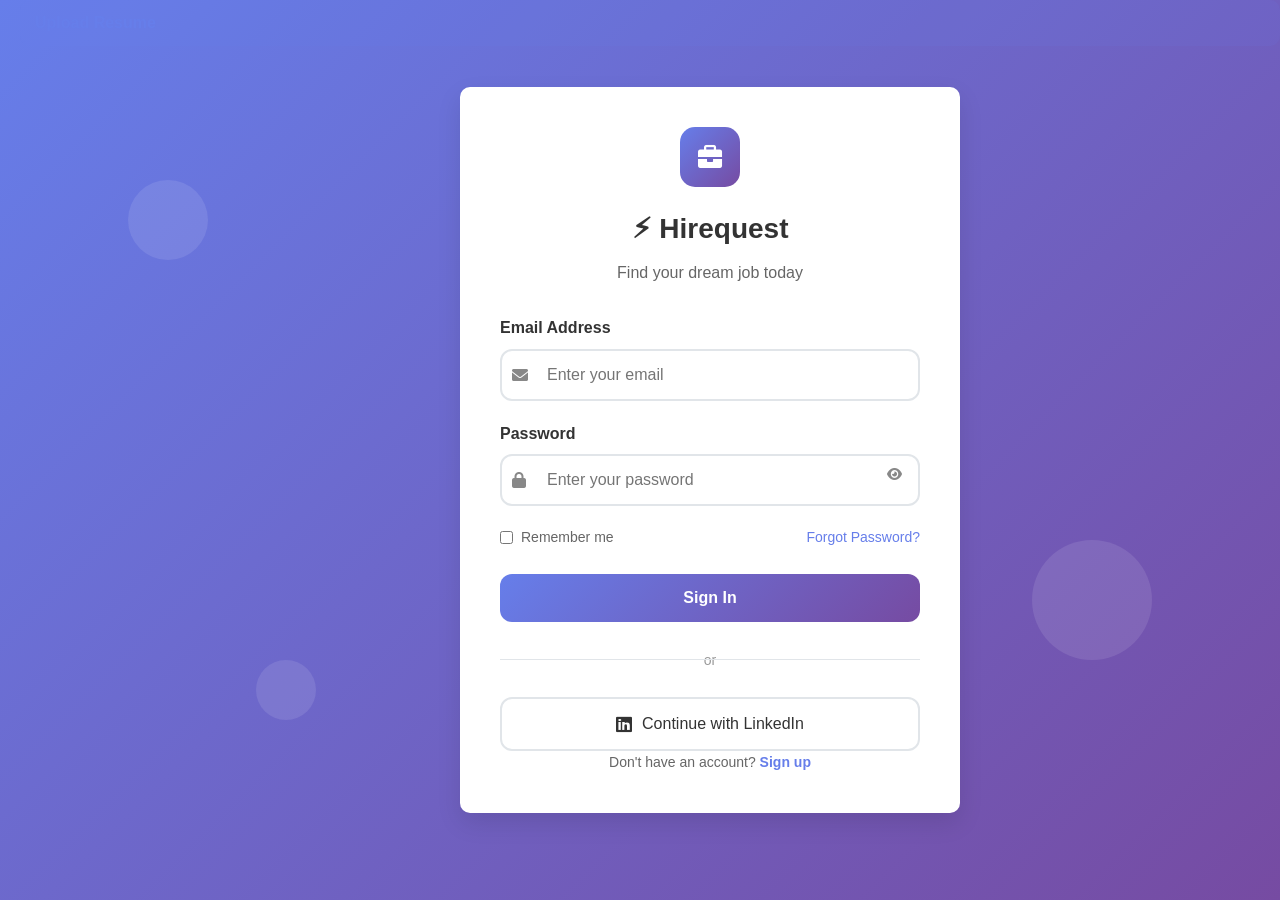
<file: index.html>
<!DOCTYPE html>
<html lang="en">
<head>
   <script src="https://accounts.google.com/gsi/client" async defer></script>
  <meta charset="UTF-8">
  <meta name="viewport" content="width=device-width, initial-scale=1.0">
  <title>Hirequest-Login</title>
  <link rel="icon"href="thunder-icon-emoji-vector.jpg" type="image/jpeg">
  <link rel="stylesheet" href="styles.css">
  <link href="https://cdnjs.cloudflare.com/ajax/libs/font-awesome/6.0.0/css/all.min.css" rel="stylesheet">
</head>
<body class="login-page">
    <!-- Animated Background -->
    <div class="background-animation">
        <div class="floating-shape shape-1"></div>
        <div class="floating-shape shape-2"></div>
        <div class="floating-shape shape-3"></div>
        <div class="floating-shape shape-4"></div>
        <div class="floating-shape shape-5"></div>
        <a href="singup.html"></a>
         <a href="resume.html" class="nav-link active">Upload Resume</a>
    </div>
    <!-- Login Container -->
    <div class="login-container">
        <div class="login-card">
            <!-- Header -->
            <div class="login-header">
                <div class="logo">
                    <i class="fas fa-briefcase"></i>
                </div>
                <h1>⚡︎ Hirequest</h1>
                <p>Find your dream job today</p>
            </div>
            <!-- Login Form -->
            <form id="loginForm" class="login-form">
                <div class="form-group">
                    <label for="email">Email Address</label>
                    <div class="input-wrapper">
                        <i class="fas fa-envelope"></i>
                        <input type="email" id="email" placeholder="Enter your email" required>
                    </div>
                </div>
                <div class="form-group">
                    <label for="password">Password</label>
                    <div class="input-wrapper">
                        <i class="fas fa-lock"></i>
                        <input type="password" id="password" placeholder="Enter your password" required>
                        <button type="button" class="toggle-password" onclick="togglePassword()">
                            <i class="fas fa-eye" id="toggleIcon"></i>
                        </button>
                    </div>
                </div>
                <div class="form-options">
                    <label class="checkbox-container">
                        <input type="checkbox" id="rememberMe">
                        <span class="checkmark"></span>
                        Remember me
                    </label>
                    <a href="#" class="forgot-password">Forgot Password?</a>
                </div>
                <button type="submit" class="login-btn" id="loginBtn">
                    <span class="btn-text">Sign In</span>
                    <div class="loading-spinner" style="display: none;">
                        <i class="fas fa-spinner fa-spin"></i>
                    </div>
                </button>
                <div class="divider">
                    <span>or</span>
                </div>
    <div id="g_id_onload" class="yuva"
     data-client_id="YOUR_GOOGLE_CLIENT_ID"
     data-context="signin"
     data-ux_mode="popup"
     data-callback="handleCredentialResponse"
     data-auto_prompt="false">
</div>
<div class="g_id_signin"
     data-type="standard"
     data-shape="rectangular"
     data-theme="outline"
     data-text="continue_with"
     data-size="large"
     data-logo_alignment="left">
</div>
               <a href="linkendin.html" class="social-btn linkedin-btn">
    <i class="fab fa-linkedin" ></i> Continue with LinkedIn
</a>
                <p class="signup-link"> Don't have an account? <a href="singup.html">Sign up</a></p>
            </form>
        </div>
    </div>
    <script src="script.js"></script>
    <script>
  function handleCredentialResponse(response) {
    const jwt = response.credential;
    console.log("JWT Token:", jwt);

    // Decode token (optional)
    const base64Url = jwt.split('.')[1];
    const base64 = base64Url.replace(/-/g, '+').replace(/_/g, '/');
    const jsonPayload = decodeURIComponent(window.atob(base64).split('').map(function(c) {
        return '%' + ('00' + c.charCodeAt(0).toString(16)).slice(-2);
    }).join(''));

    const user = JSON.parse(jsonPayload);
    console.log("User Info:", user);

    alert(`Welcome, ${user.name}`);
    // Now you can store user info or send it to your server
  }
</script>
<script>
  function handleCredentialResponse(response) {
    const jwt = response.credential;

    // Decode (optional)
    const base64Url = jwt.split('.')[1];
    const base64 = base64Url.replace(/-/g, '+').replace(/_/g, '/');
    const jsonPayload = decodeURIComponent(window.atob(base64).split('').map(function(c) {
        return '%' + ('00' + c.charCodeAt(0).toString(16)).slice(-2);
    }).join(''));

    const user = JSON.parse(jsonPayload);
    alert(`Welcome ${user.name}`);
    console.log("User:", user);
  }
</script>

<script src="https://accounts.google.com/gsi/client" async defer></script>

</body>
</html>
</file>
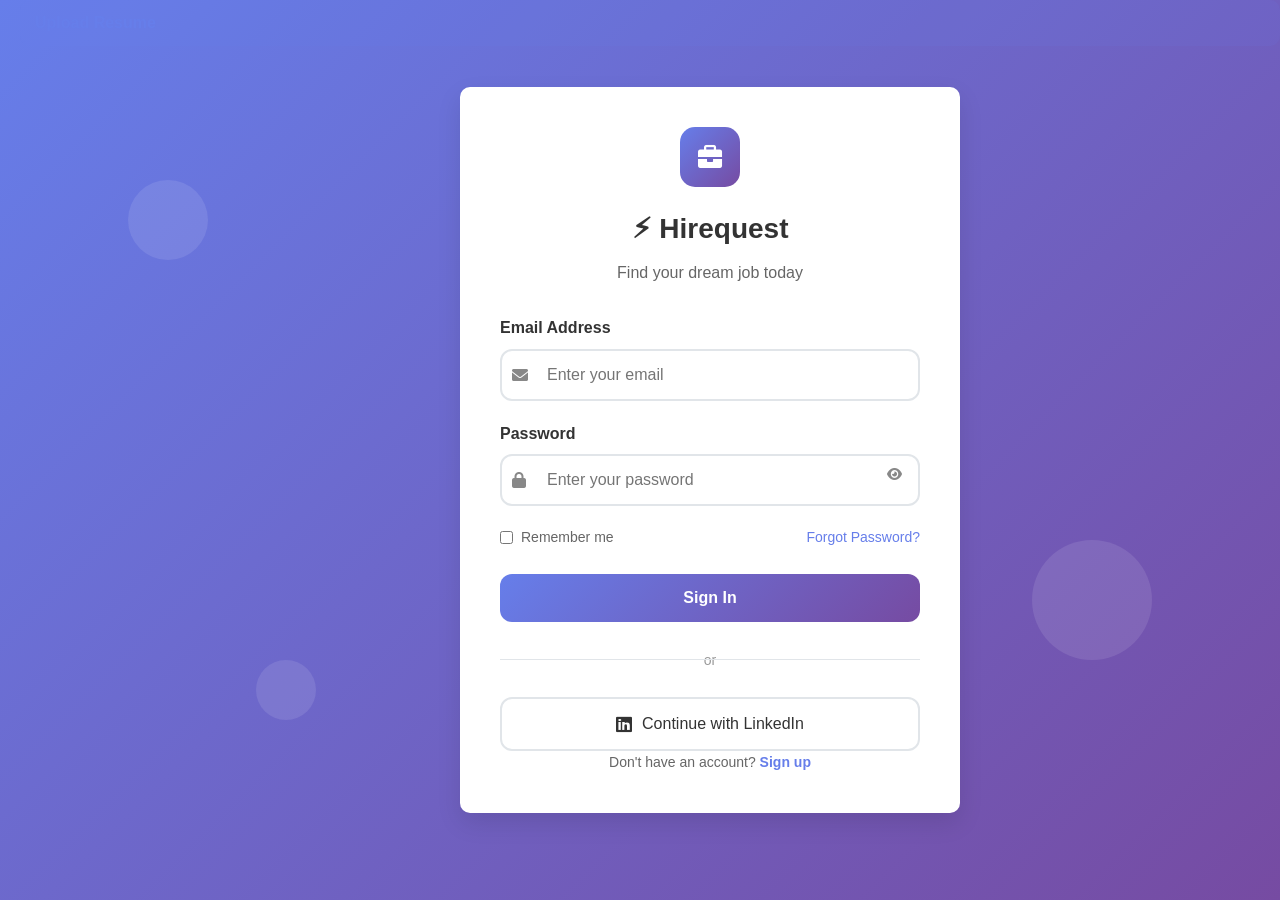
<file: dashboard.html>
<!DOCTYPE html>
<html lang="en">
<head>
    <meta charset="UTF-8">
    <meta name="viewport" content="width=device-width, initial-scale=1.0">
    <title>Hirequest</title>
    <link rel="stylesheet" href="styles.css">
    <link rel="icon"href="thunder-icon-emoji-vector.jpg" type="image/jpeg">
    <link href="https://cdnjs.cloudflare.com/ajax/libs/font-awesome/6.0.0/css/all.min.css" rel="stylesheet">
</head>
<body class="dashboard-page">
    <!-- Navigation -->
    <nav class="navbar">
        <div class="nav-container">
            <div class="nav-logo">
                <i class="fas fa-briefcase"></i>
                <span> ⚡︎ Hirequest</span>
            </div>
            <div class="nav-menu" id="nav-Menu">
                <a href="#" class="nav-link active" data-section="home">
                    <i class="fas fa-home"></i>
                    <span>Home</span>
                </a>
                <a href="#" class="nav-link" data-section="jobs">
                    <i class="fas fa-briefcase"></i>
                    <span>Jobs</span>
                </a>
                <a href="#" class="nav-link" data-section="location">
                    <i class="fas fa-map-marker-alt"></i>
                    <span>Location</span>
                </a>
                <a href="#" class="nav-link" data-section="skills">
                    <i class="fas fa-bolt"></i>
                    <span>Skills</span>
                </a>
                <a href="#" class="nav-link" data-section="companies">
                    <i class="fas fa-building"></i>
                    <span>Companies</span>
                </a>
                <a href="resume.html" class="yum" data-section="">📄resume</a>
            </div>
            <div class="nav-profile">
                <div class="profile-dropdown">
                    <button class="profile-btn" onclick="toggleProfileDropdown()">
                        <i class="fas fa-user"></i>
                        <span>Profile</span>
                        <i class="fas fa-chevron-down"></i>
                    </button>
                    
                    <div class="dropdown-menu" id="profileDropdown">
                        <div class="dropdown-header">
                            <p>Signed in as</p>
                            <p id="userEmail">user@example.com</p>
                        </div>
                        <a href="setting.html" class="dropdown-item">
                            <i class="fas fa-cog"></i>
                            Settings
                        </a>
                        <a href="myapplication.html" class="dropdown-item">
                            <i class="fas fa-file-alt"></i>
                            My Applications
                        </a>
                        
                        <a href="savedjobs.html" class="dropdown-item"><i class="fas fa-heart"></i> Saved Jobs</a>
                        <hr>
                        <a href="#" class="dropdown-item logout" onclick="logout()">
                            <i class="fas fa-sign-out-alt"></i>
                            Logout
                        </a>
                    </div>
                </div>
            </div>
            <div class="mobile-menu-toggle" onclick="toggleMobileMenu()">
                <i class="fas fa-bars"></i>
            </div>
        </div>
    </nav>
      
    <!-- Main Content -->
    <main class="main-content"> 
        <!-- Home Section -->
        <section id="home" class="content-section active">
            <!-- Hero Section -->
            <div class="hero-section">
                <div class="hero-content">
                    <h1>Find Your Dream Job</h1>
                    <p>Discover thousands of opportunities from top companies worldwide</p>
                    <div class="search-bar">
                        <div class="search-input">
                            <i class="fas fa-search"></i>
                            <input type="text" placeholder="Job title, keywords, or company" id="searchInput">
                        </div>
                        <button class="search-btn">Search</button>
                    </div>
                </div>
            </div>
            <!-- Stats Section -->
            <div class="stats-section">
                <div class="stat-card">
                    <i class="fas fa-briefcase"></i>
                    <h3>10,000+</h3>
                    <p>Active Jobs</p>
                </div>
                <div class="stat-card">
                    <i class="fas fa-building"></i>
                    <h3>5,000+</h3>
                    <p>Companies</p>
                </div>
                <div class="stat-card">
                    <i class="fas fa-users"></i>
                    <h3>50,000+</h3>
                    <p>Job Seekers</p>
                </div>
                <div class="stat-card">
                    <i class="fas fa-star"></i>
                    <h3>95%</h3>
                    <p>Success Rate</p>
                </div>
            </div>
            <!-- Featured Jobs -->
            <div class="featured-jobs">
                <h2>Featured Jobs</h2>
                <div class="jobs-grid" id="featuredJobsGrid">
                    <!-- Jobs will be populated by JavaScript -->
                </div>
            </div>
        </section>
        <!-- Jobs Section -->
        <section id="jobs" class="content-section">
            <div class="section-header">
                <h1>All Jobs</h1>
                <div class="section-controls">
                    <button class="filter-btn">
                        <i class="fas fa-filter"></i>
                        Filters
                    </button>
                    <select class="sort-select">
                        <option>Sort by: Newest</option>
                        <option>Sort by: Salary</option>
                        <option>Sort by: Relevance</option>
                    </select>
                </div>
            </div>
            <div class="jobs-grid" id="allJobsGrid">
                <!-- Jobs will be populated by JavaScript -->
            </div>
        </section>
        <!-- Location Section -->
        <section id="location" class="content-section">
            <h1>Jobs by Location</h1>
            <div class="location-grid">
                <div class="location-card">
                    <div class="location-emoji"></div>
                    <h3>India</h3>
                    <p>21,000+ jobs available</p>
                    <div class="location-stats">
                        <span>Avg Salary: ₹95k</span>
                        <span>Top: Tech, Finance</span>
                    </div>
                </div>
                <div class="location-card">
                    <div class="location-emoji">🌉</div>
                    <h3>America</h3>
                    <p>3,200+ jobs available</p>
                    <div class="location-stats">
                        <span>Avg Salary: ₹120k</span>
                        <span>Top: Tech, Startups</span>
                    </div>
                </div>
                <div class="location-card">
                    <div class="location-emoji">🗽</div>
                    <h3>New york</h3>
                    <p>1,800+ jobs available</p>
                    <div class="location-stats">
                        <span>Avg Salary: ₹85k</span>
                        <span>Top: Tech, Marketing</span>
                    </div>
                </div>
                <div class="location-card">
                    <div class="location-emoji">🏛️</div>
                    <h3>London</h3>
                    <p>1,500+ jobs available</p>
                    <div class="location-stats">
                        <span>Avg Salary: ₹65k</span>
                        <span>Top: Finance, Tech</span>
                    </div>
                </div>
            </div>
        </section>
        <!-- Skills Section -->
        <section id="skills" class="content-section">
            <h1>Skills in Demand</h1>
            <div class="skills-grid">
                <div class="skill-category">
                    <h3><span class="skill-emoji">💻</span> Programming</h3>
                    <div class="skill-tags">
                        <span class="skill-tag">JavaScript</span>
                        <span class="skill-tag">Python</span>
                        <span class="skill-tag">React</span>
                        <span class="skill-tag">Node.js</span>
                        <span class="skill-tag">Java</span>
                    </div>
                </div>
                <div class="skill-category">
                    <h3><span class="skill-emoji">🎨</span> Design</h3>
                    <div class="skill-tags">
                        <span class="skill-tag">UI/UX Design</span>
                        <span class="skill-tag">Figma</span>
                        <span class="skill-tag">Adobe Creative Suite</span>
                        <span class="skill-tag">Sketch</span>
                    </div>
                </div>
                <div class="skill-category">
                    <h3><span class="skill-emoji">📊</span> Data</h3>
                    <div class="skill-tags">
                        <span class="skill-tag">Machine Learning</span>
                        <span class="skill-tag">SQL</span>
                        <span class="skill-tag">Python</span>
                        <span class="skill-tag">Tableau</span>
                        <span class="skill-tag">R</span>
                    </div>
                </div>
                <div class="skill-category">
                    <h3><span class="skill-emoji">📱</span> Marketing</h3>
                    <div class="skill-tags">
                        <span class="skill-tag">Digital Marketing</span>
                        <span class="skill-tag">SEO</span>
                        <span class="skill-tag">Social Media</span>
                        <span class="skill-tag">Analytics</span>
                    </div>
                </div>
            </div>
        </section>
        <!-- Companies Section -->
        <section id="companies" class="content-section">
            <h1>Top Companies</h1>
            <div class="companies-grid">
                <div class="company-card">
                    <div class="company-emoji">🚀</div>
                    <h3>TechCorp</h3>
                    <p>Tata Consultancy Services (TCS)</p>
                    <div class="company-stats">
                        <span>150+ jobs</span>
                        <span>4.8★ rating</span>
                    </div>
                </div>
                <div class="company-card">
                    <div class="company-emoji">🎨</div>
                    <h3>DesignStudio</h3>
                    <p>Codesign</p>
                    <div class="company-stats">
                        <span>45+ jobs</span>
                        <span>4.6★ rating</span>
                    </div>
                </div>
                <div class="company-card">
                    <div class="company-emoji">📊</div>
                    <h3>DataFlow</h3>
                    <p>Google</p>
                    <div class="company-stats">
                        <span>80+ jobs</span>
                        <span>4.7★ rating</span>
                    </div>
                </div>
                <div class="company-card">
                    <div class="company-emoji">🏦</div>
                    <h3>FinanceMax</h3>
                    <p>L&T Finance Limited</p>
                    <div class="company-stats">
                        <span>120+ jobs</span>
                        <span>4.5★ rating</span>
                    </div>
                </div>
            </div>
        </section>
    </main>
    <!-- Job Detail Modal -->
    <div id="jobModal" class="modal">
        <div class="modal-content">
            <span class="close" onclick="closeJobModal()">&times;</span>
            <div id="jobModalContent">
                <!-- Job details will be populated by JavaScript -->
            </div>
        </div>
    </div>
    <script src="script.js"></script>
</body>
</html>
</file>
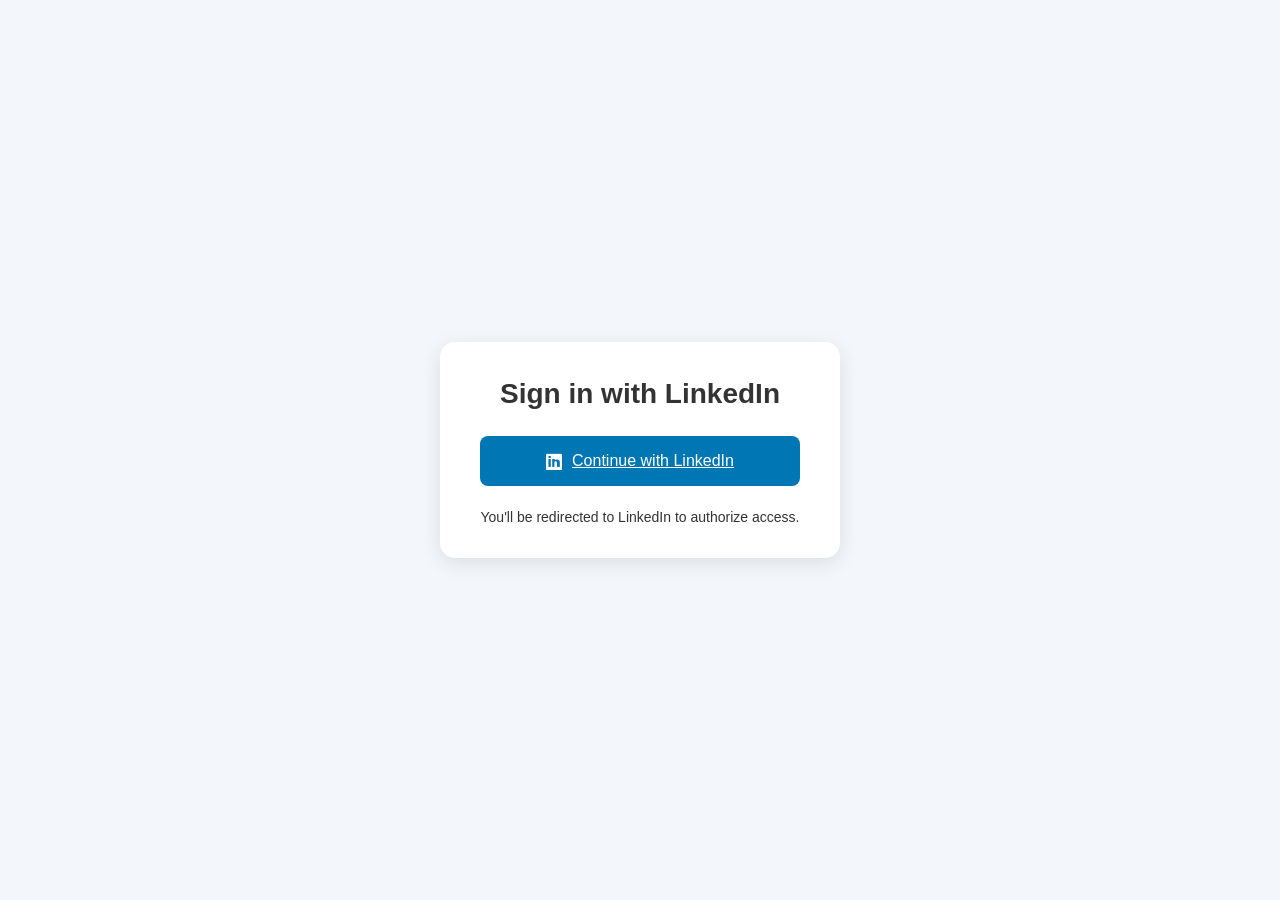
<file: linkendin.html>
<!DOCTYPE html>
<html lang="en">
<head>
  <meta charset="UTF-8" />
  <meta name="viewport" content="width=device-width, initial-scale=1.0"/>
  <title>⚡Hirequest - LinkedIn Login</title>
  <link rel="stylesheet" href="styles.css" />
  <link rel="icon" href="yellow-thunder.png" type="image/png" />
  <link href="https://cdnjs.cloudflare.com/ajax/libs/font-awesome/6.0.0/css/all.min.css" rel="stylesheet" />
  <style>
    body {
      font-family: 'Inter', sans-serif;
      background: #f3f6fa;
      display: flex;
      justify-content: center;
      align-items: center;
      height: 100vh;
    }

    .linkedin-card {
      background: #ffffff;
      padding: 30px 40px;
      border-radius: 15px;
      box-shadow: 0 5px 20px rgba(0, 0, 0, 0.1);
      text-align: center;
      width: 100%;
      max-width: 400px;
    }

    .linkedin-card h1 {
      margin-bottom: 20px;
    }

    .linkedin-btn {
      display: flex;
      align-items: center;
      justify-content: center;
      gap: 10px;
      background-color: #0077b5;
      color: white;
      border: none;
      padding: 12px;
      font-size: 16px;
      font-weight: 500;
      border-radius: 8px;
      cursor: pointer;
      width: 100%;
    }

    .linkedin-btn i {
      font-size: 18px;
    }
  </style>
</head>
<body>

  <div class="linkedin-card">
    <h1>Sign in with LinkedIn</h1>
    
    <a class="linkedin-btn" href="https://www.linkedin.com/oauth/v2/authorization?response_type=code&client_id=YOUR_CLIENT_ID&redirect_uri=YOUR_REDIRECT_URI&scope=r_liteprofile%20r_emailaddress&state=123456">
      <i class="fab fa-linkedin"></i> Continue with LinkedIn
    </a>

    <p style="margin-top: 20px; font-size: 14px;">You'll be redirected to LinkedIn to authorize access.</p>
  </div>

</body>
</html>
</file>
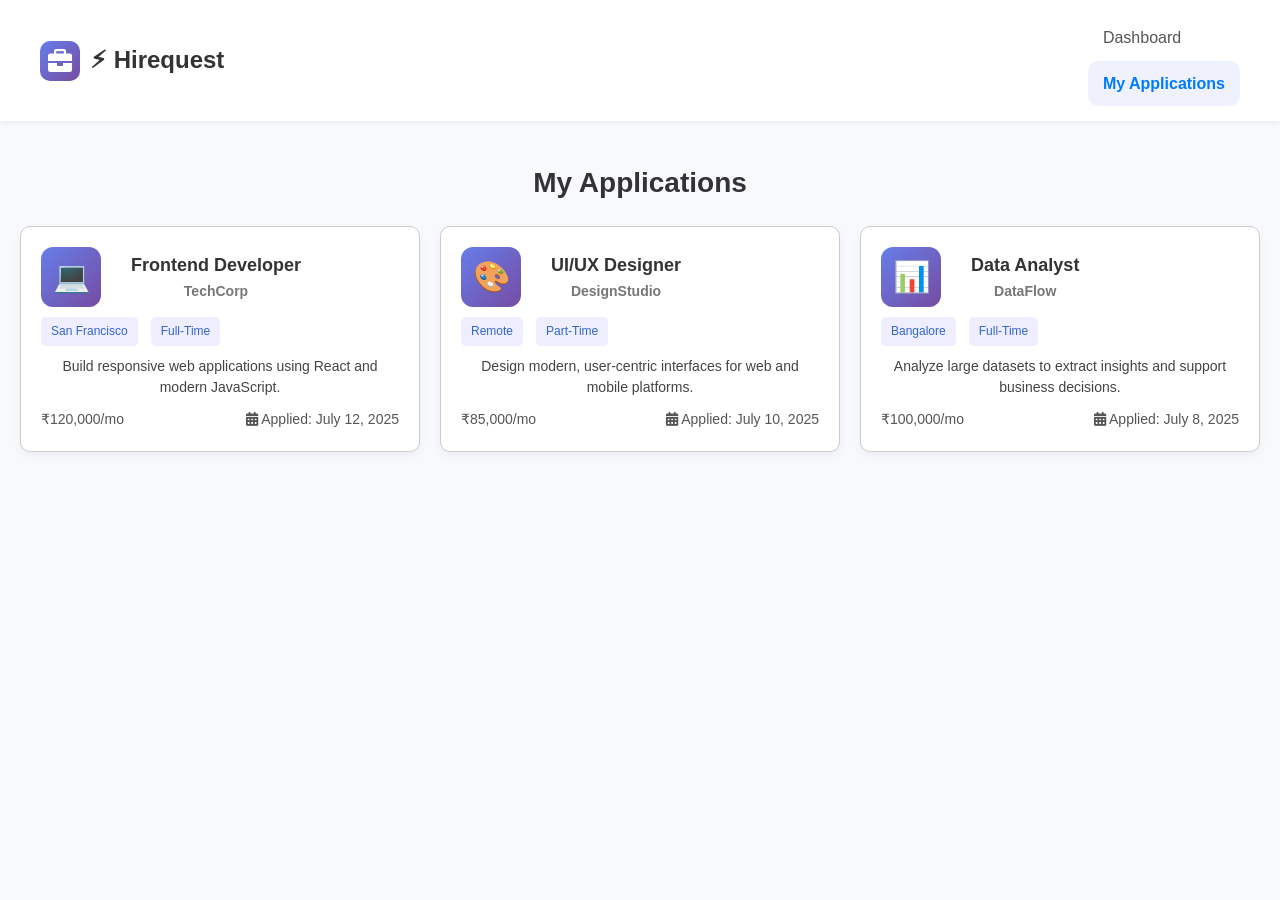
<file: myapplication.html>
<!DOCTYPE html>
<html lang="en">
<head>
  <meta charset="UTF-8" />
  <meta name="viewport" content="width=device-width, initial-scale=1.0"/>
  <title> Hirequest - My Applications</title>
  <link rel="stylesheet" href="styles.css" />
  <link rel="icon" href="thunder-icon-emoji-vector.jpg" type="image/jpeg" />
  <link href="https://cdnjs.cloudflare.com/ajax/libs/font-awesome/6.0.0/css/all.min.css" rel="stylesheet"/>
</head>
<body>
  <nav class="navbar">
    <div class="nav-logo"><i class="fas fa-briefcase"></i> ⚡︎ Hirequest</div>
    <div>
      <a href="dashboard.html" class="nav-link">Dashboard</a>
      <a href="applications.html" class="nav-link active">My Applications</a>
    </div>
  </nav>

  <main>
    <h1>My Applications</h1>
    <div class="jobs-grid">
      <div class="job-card">
        <div class="job-header">
          <div class="job-logo">💻</div>
          <div class="job-info">
            <h3>Frontend Developer</h3>
            <div class="company">TechCorp</div>
          </div>
        </div>
        <div class="job-tags">
          <span class="job-tag">San Francisco</span>
          <span class="job-tag">Full-Time</span>
        </div>
        <div class="job-description">
          Build responsive web applications using React and modern JavaScript.
        </div>
        <div class="job-footer">
          <span>₹120,000/mo</span>
          <span><i class="fas fa-calendar-alt"></i> Applied: July 12, 2025</span>
        </div>
      </div>

      <div class="job-card">
        <div class="job-header">
          <div class="job-logo">🎨</div>
          <div class="job-info">
            <h3>UI/UX Designer</h3>
            <div class="company">DesignStudio</div>
          </div>
        </div>
        <div class="job-tags">
          <span class="job-tag">Remote</span>
          <span class="job-tag">Part-Time</span>
        </div>
        <div class="job-description">
          Design modern, user-centric interfaces for web and mobile platforms.
        </div>
        <div class="job-footer">
          <span>₹85,000/mo</span>
          <span><i class="fas fa-calendar-alt"></i> Applied: July 10, 2025</span>
        </div>
      </div>

      <div class="job-card">
        <div class="job-header">
          <div class="job-logo">📊</div>
          <div class="job-info">
            <h3>Data Analyst</h3>
            <div class="company">DataFlow</div>
          </div>
        </div>
        <div class="job-tags">
          <span class="job-tag">Bangalore</span>
          <span class="job-tag">Full-Time</span>
        </div>
        <div class="job-description">
          Analyze large datasets to extract insights and support business decisions.
        </div>
        <div class="job-footer">
          <span>₹100,000/mo</span>
          <span><i class="fas fa-calendar-alt"></i> Applied: July 8, 2025</span>
          
        </div>
      </div>
    </div>
  </main>
</body>
</html>
</file>
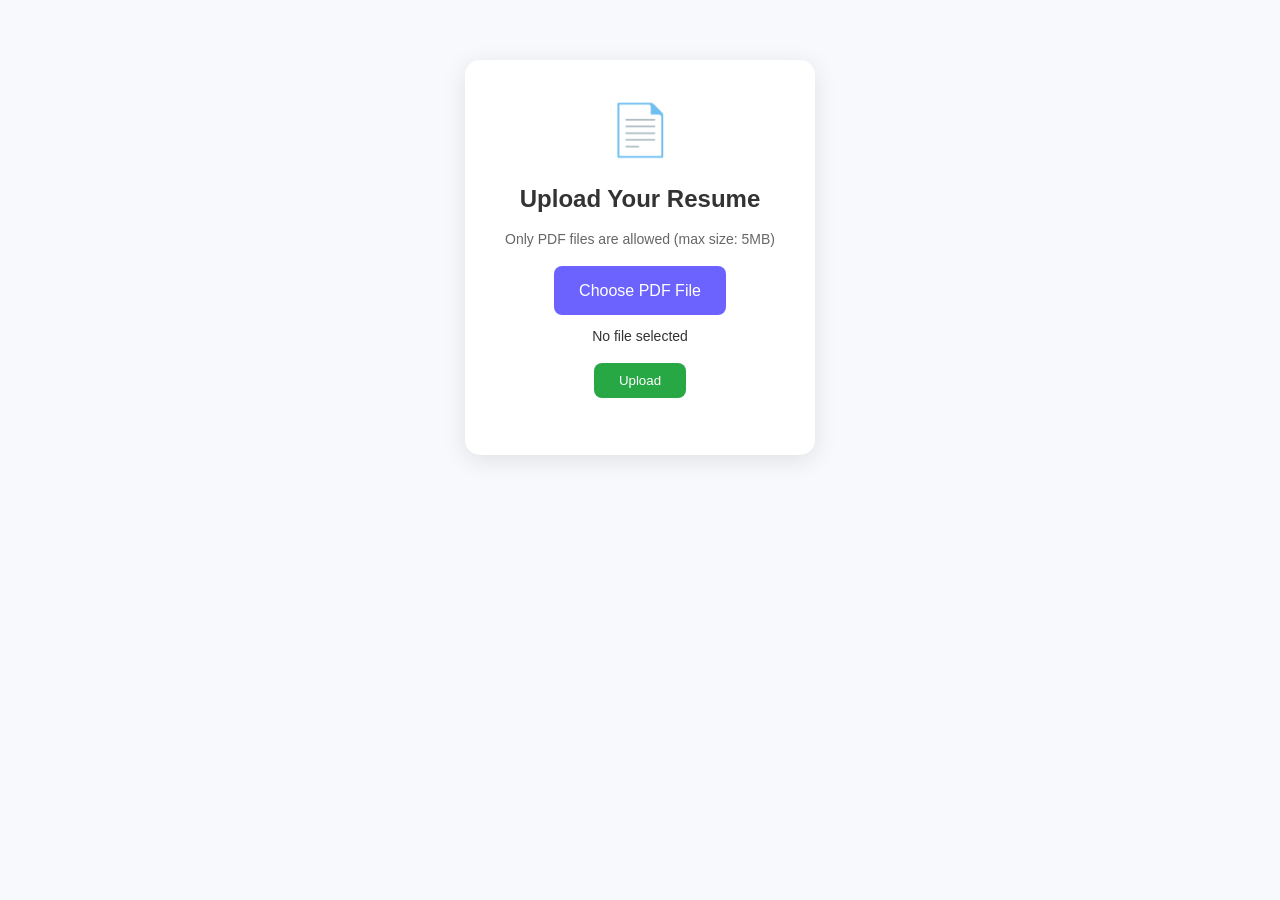
<file: resume.html>
<!DOCTYPE html>
<html lang="en">
<head>
    <meta charset="UTF-8">
    <link rel="stylesheet" href="styles.css">
    <meta name="viewport" content="width=device-width, initial-scale=1.0">
    <title>Hirequest</title>
</head>
<body>
    <section class="upload-section">
  <div class="upload-card">
    <div class="upload-icon">📄</div>
    <h2>Upload Your Resume</h2>
    <p>Only PDF files are allowed (max size: 5MB)</p>
    
    <form id="resumeForm">
      <label for="resumeInput" class="upload-label">Choose PDF File</label>
      <input type="file" id="resumeInput" accept=".pdf" />
      <p class="file-name" id="fileName">No file selected</p>
      <button type="submit" class="upload-btn">Upload</button>
    </form>

    <p class="success-message" id="successMessage"></p>
  </div>
</section><script>
    const resumeInput = document.getElementById("resumeInput");
const fileNameDisplay = document.getElementById("fileName");
const resumeForm = document.getElementById("resumeForm");
const successMessage = document.getElementById("successMessage");

resumeInput.addEventListener("change", () => {
  const file = resumeInput.files[0];
  if (file && file.type === "application/pdf") {
    fileNameDisplay.textContent = `Selected: ${file.name}`;
  } else {
    fileNameDisplay.textContent = "Please select a valid PDF file.";
    resumeInput.value = "";
  }
});

resumeForm.addEventListener("submit", (e) => {
  e.preventDefault();
  const file = resumeInput.files[0];
  if (!file) {
    alert("Please choose a file before uploading.");
    return;
  }

  // Simulate upload success
  successMessage.textContent = "✅ Resume uploaded successfully!";
});

</script>
</body>
</html>
</file>
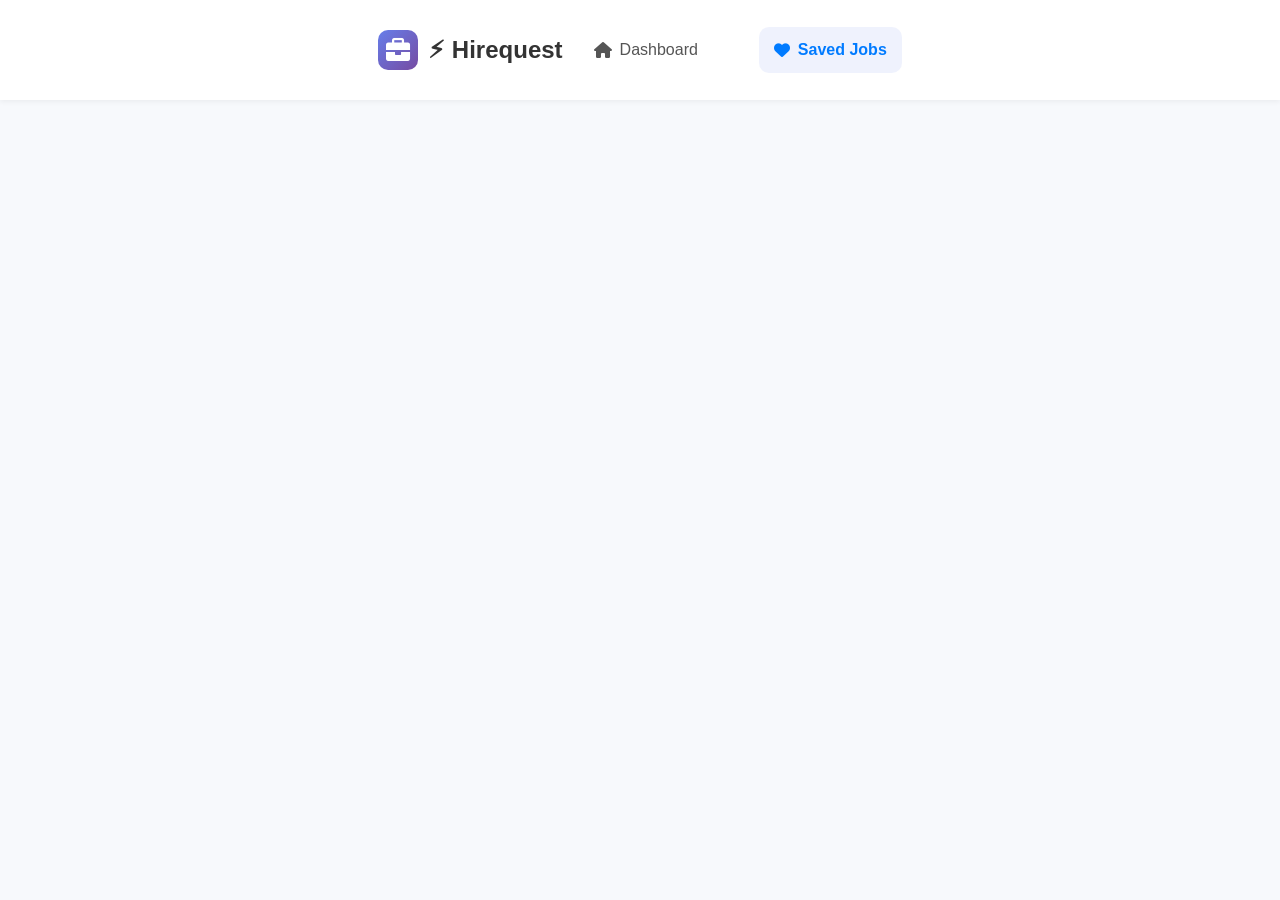
<file: savedjobs.html>
<!DOCTYPE html>
<html lang="en">
<head>
  <meta charset="UTF-8" />
  <meta name="viewport" content="width=device-width, initial-scale=1.0"/>
  <title> Hirequest - Saved Jobs</title>
  <link rel="stylesheet" href="styles.css" />
  <link rel="icon" href="thunder-icon-emoji-vector.jpg" type="image/jpeg" />
  <link href="https://cdnjs.cloudflare.com/ajax/libs/font-awesome/6.0.0/css/all.min.css" rel="stylesheet"/>
</head>
<body class="saved-jobs-page">
  <nav class="navbar">
    <div class="nav-container">
      <div class="nav-logo">
        <i class="fas fa-briefcase"></i>
        <span>⚡︎ Hirequest</span>
      </div>
      <div class="nav-menu">
        <a href="dashboard.html" class="nav-link"><i class="fas fa-home"></i> Dashboard</a>
        <a href="savedjobs.html" class="nav-link active"><i class="fas fa-heart"></i> Saved Jobs</a>
      </div>
    </div>
  </nav>

  <main class="main-content">
    <section class="content-section">
      <h1>Saved Jobs</h1>
      <div class="jobs-grid" id="savedJobsGrid">
        <!-- Saved jobs will appear here -->
      </div>
    </section>
  </main>
</body>
</html>
</file>
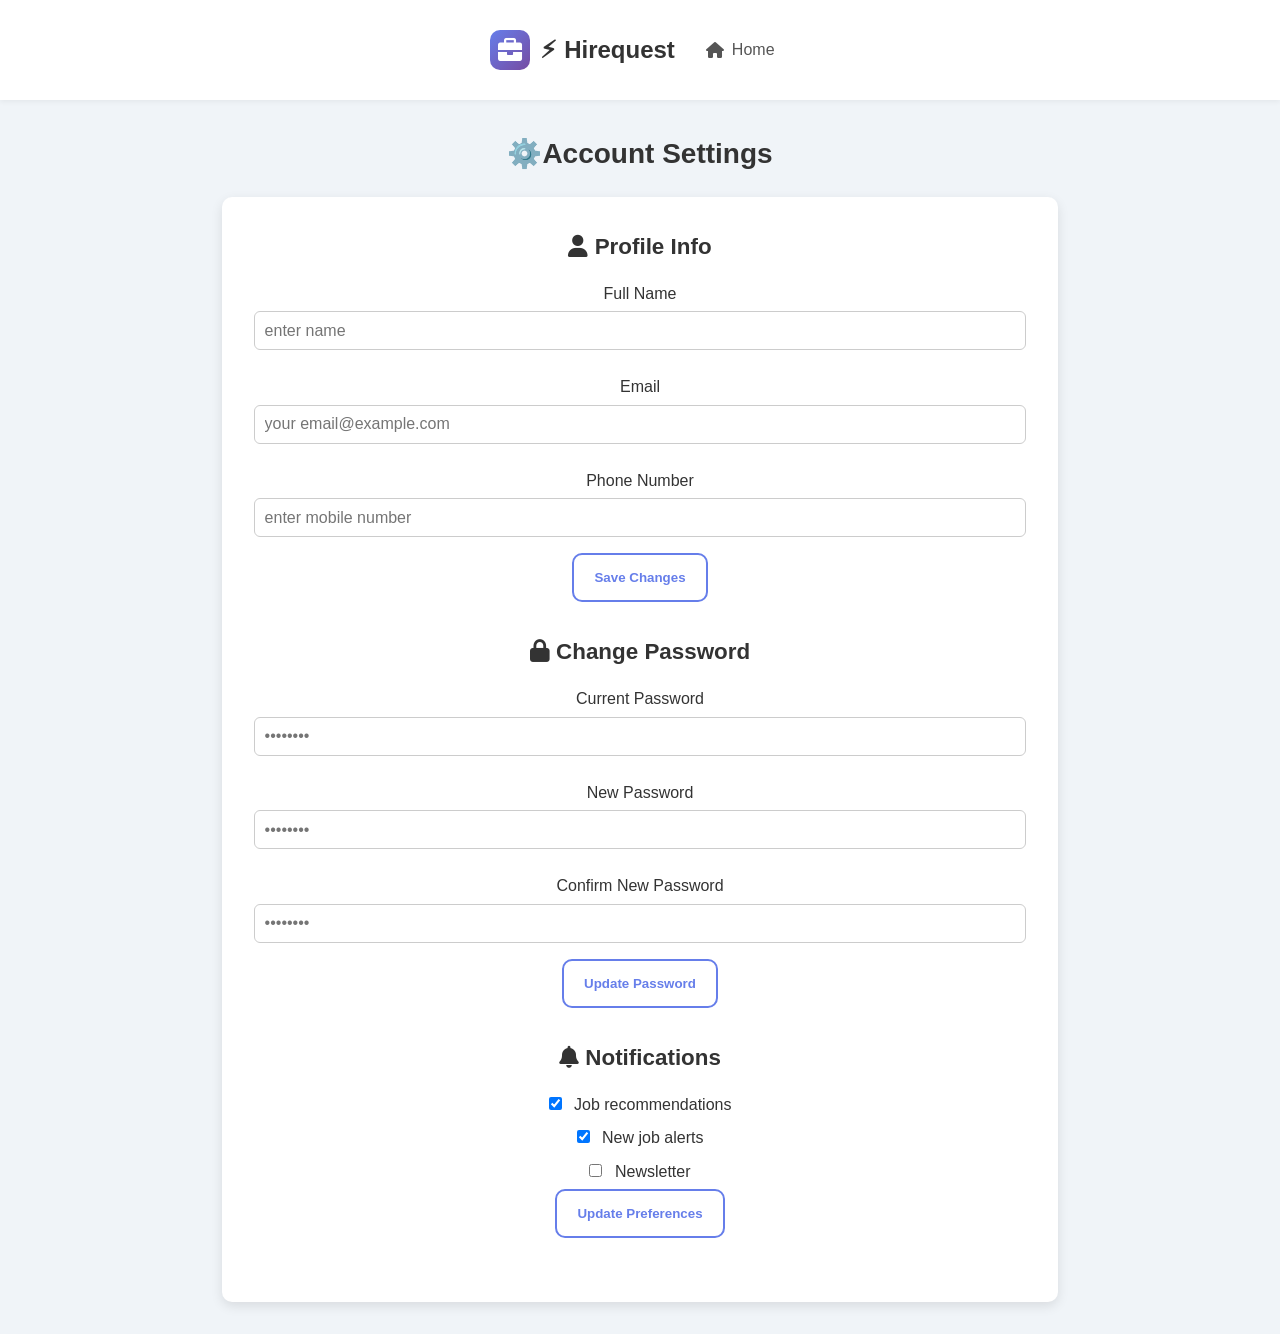
<file: setting.html>
<!DOCTYPE html>
<html lang="en">
<head>
  <meta charset="UTF-8" />
  <meta name="viewport" content="width=device-width, initial-scale=1.0"/>
  <title>⚙️Settings - Hirequest</title>
  <link rel="stylesheet" href="styles.css" />
   <link rel="icon"href="thunder-icon-emoji-vector.jpg" type="image/jpeg">
  <link href="https://cdnjs.cloudflare.com/ajax/libs/font-awesome/6.0.0/css/all.min.css" rel="stylesheet" />
</head>
<body class="settings-page">
  <!-- Navigation (reuse your nav from dashboard if needed) -->
  <nav class="navbar">
    <div class="nav-container">
      <div class="nav-logo">
        <i class="fas fa-briefcase"></i>
      <span>⚡︎ Hirequest</span>
      </div>
      <div class="nav-menu">
        <a href="dashboard.html" class="nav-link"><i class="fas fa-home"></i><span>Home</span></a>
      </div>
    </div>
  </nav>
  <!-- Main Settings Content -->
  <main class="main-content settings-content">
    <h1>⚙️Account Settings</h1>
    <div class="settings-container">
      <!-- Profile Information -->
      <section class="settings-section">
        <h2><i class="fas fa-user"></i> Profile Info</h2>
        <form class="settings-form">
          <label for="fullName">Full Name</label>
          <input type="text" id="fullName" placeholder="enter name" />
          <label for="email">Email</label>
          <input type="email" id="email" placeholder="your email@example.com" />
          <label for="phone">Phone Number</label>
          <input type="tel" id="phone" placeholder="enter mobile number" />
          <button class="save-btn">Save Changes</button>
        </form>
      </section>
      <!-- Password Change -->
      <section class="settings-section">
        <h2><i class="fas fa-lock"></i> Change Password</h2>
        <form class="settings-form">
          <label for="currentPass">Current Password</label>
          <input type="password" id="currentPass" placeholder="••••••••" />
          <label for="newPass">New Password</label>
          <input type="password" id="newPass" placeholder="••••••••" />
          <label for="confirmPass">Confirm New Password</label>
          <input type="password" id="confirmPass" placeholder="••••••••" />
          <button class="save-btn">Update Password</button>
        </form>
      </section>
      <!-- Notification Settings -->
      <section class="settings-section">
        <h2><i class="fas fa-bell"></i> Notifications</h2>
        <form class="settings-form">
          <label><input type="checkbox" checked /> Job recommendations</label>
          <label><input type="checkbox" checked /> New job alerts</label>
          <label><input type="checkbox" /> Newsletter</label>
          <button class="save-btn">Update Preferences</button>
        </form>
      </section>
    </div>
  </main>
  <script src="script.js"></script>
  <script>
    const emailInput = document.getElementById("email");
    const storedEmail = localStorage.getItem("userEmail");
    if (storedEmail && emailInput) {
        emailInput.value = storedEmail;
    }
</script>
</body>
</html>
</file>
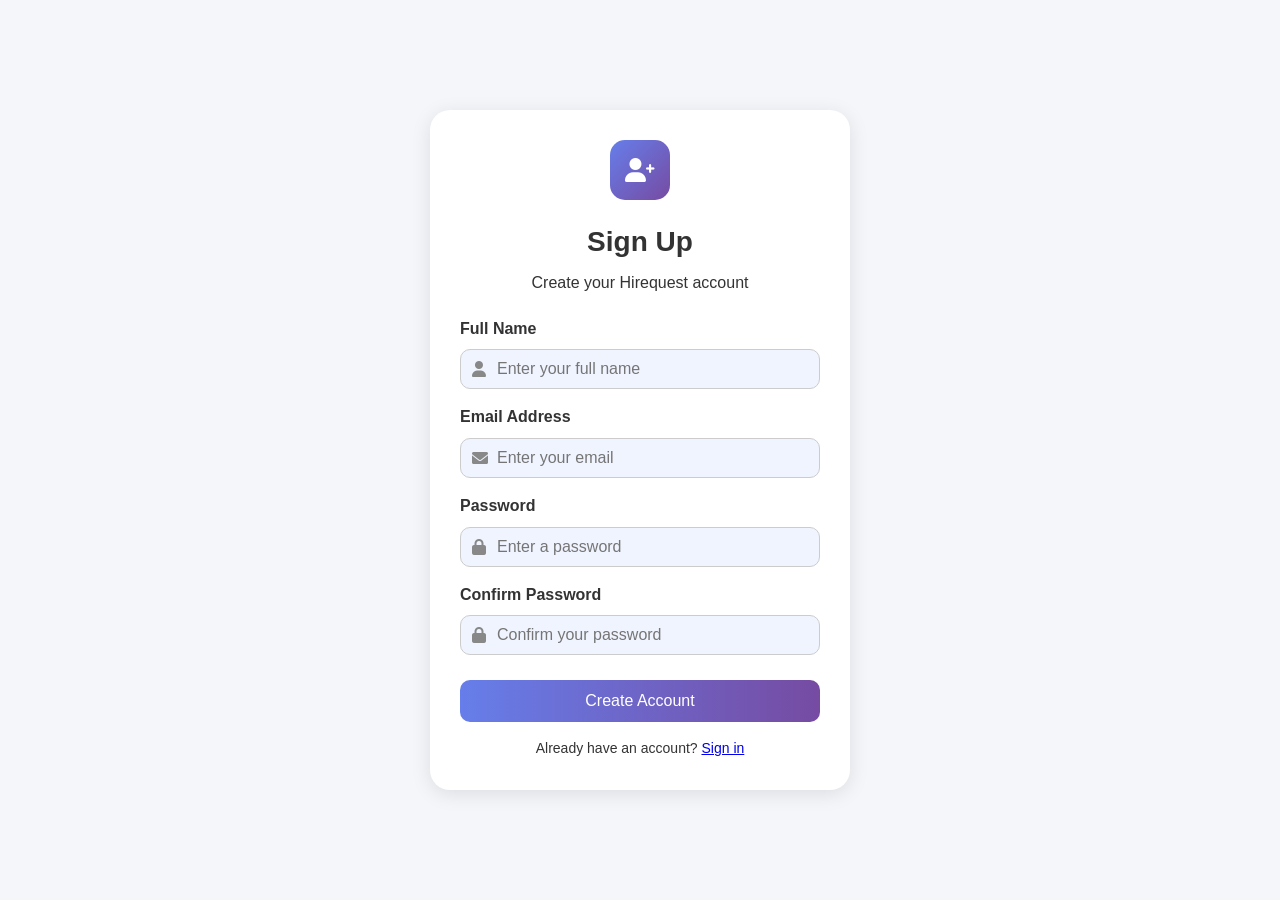
<file: singup.html>
<!DOCTYPE html>
<html lang="en">
<head>
  <meta charset="UTF-8">
  <meta name="viewport" content="width=device-width, initial-scale=1.0">
  <title>Hirequest-Sign</title>
  <link rel="icon" href="thunder-icon-emoji-vector.jpg" type="image/jpeg">
  <link rel="stylesheet" href="styles.css">
  <link href="https://cdnjs.cloudflare.com/ajax/libs/font-awesome/6.0.0/css/all.min.css" rel="stylesheet">
</head>
<body class="signup-page">

  <div class="signup-container">
    <div class="signup-card">
      <div class="signup-header">
        <div class="logo">
          <i class="fas fa-user-plus"></i>
        </div>
        <h1>Sign Up</h1>
        <p>Create your Hirequest account</p>
      </div>

      <form class="signup-form">
        <div class="form-group">
          <label for="name">Full Name</label>
          <div class="input-wrapper">
            <i class="fas fa-user"></i>
            <input type="text" id="name" placeholder="Enter your full name" required>
          </div>
        </div>

        <div class="form-group">
          <label for="email">Email Address</label>
          <div class="input-wrapper">
            <i class="fas fa-envelope"></i>
            <input type="email" id="email" placeholder="Enter your email" required>
          </div>
        </div>

        <div class="form-group">
          <label for="password">Password</label>
          <div class="input-wrapper">
            <i class="fas fa-lock"></i>
            <input type="password" id="password" placeholder="Enter a password" required>
          </div>
        </div>

        <div class="form-group">
          <label for="confirm-password">Confirm Password</label>
          <div class="input-wrapper">
            <i class="fas fa-lock"></i>
            <input type="password" id="confirm-password" placeholder="Confirm your password" required>
          </div>
        </div>

        <a href="dashboard.html"><button type="submit" class="signup-btn">Create Account</button></a>

        <p class="login-link">Already have an account? <a href="index.html">Sign in</a></p>
      </form>
    </div>
  </div>

</body>
</html>
</file>
<file: styles.css>
/* Reset and Base Styles */
* {
    margin: 0px;
    padding: 0px;
    box-sizing: border-box;
}

body {
    font-family: 'Segoe UI', Tahoma, Geneva, Verdana, sans-serif;
    line-height: 1.6;
    color: #333;
}

/* Login Page Styles */
.login-page {
    min-height: 100vh;
    background: linear-gradient(135deg, #667eea 0%, #764ba2 100%);
    display: flex;
    align-items: center;
    justify-content: center;
    position: relative;
    overflow: hidden;
}

.background-animation {
    position: absolute;
    top: 0;
    left: 0;
    width: 100%;
    height: 100%;
    overflow: hidden;
    z-index: 1;
}

.floating-shape {
    position: absolute;
    background: rgba(255, 255, 255, 0.1);
    border-radius: 50%;
    animation: float 6s ease-in-out infinite;
}

.shape-1 {
    width: 80px;
    height: 80px;
    top: 20%;
    left: 10%;
    animation-delay: 0s;
}

.shape-2 {
    width: 120px;
    height: 120px;
    top: 60%;
    right: 10%;
    animation-delay: 2s;
}

.shape-3 {
    width: 60px;
    height: 60px;
    bottom: 20%;
    left: 20%;
    animation-delay: 4s;
}

.shape-4 {
    width: 100px;
    height: 100px;
    bottom: 40%;
    right: 30%;
    animation-delay: 1s;
}

.shape-5 {
    width: 140px;
    height: 140px;
    top: 40%;
    left: 50%;
    animation-delay: 3s;
}

@keyframes float {
    0%, 100% {
        transform: translateY(0px) rotate(0deg);
    }
    50% {
        transform: translateY(-20px) rotate(180deg);
    }
}

.login-container {
    position: relative;
    z-index: 2;
    width: 100%;
    max-width: 400px;
    padding: 20px;
}

.login-card {
    background: rgba(255, 255, 255, 0.95);
    backdrop-filter: blur(20px);
    border-radius: 20px;
    padding: 40px;
    box-shadow: 0 20px 40px rgba(0, 0, 0, 0.1);
    animation: slideUp 0.8s ease-out;
}

@keyframes slideUp {
    from {
        opacity: 0;
        transform: translateY(30px);
    }
    to {
        opacity: 1;
        transform: translateY(0);
    }
}

.login-header {
    text-align: center;
    margin-bottom: 30px;
}

.logo {
    width: 60px;
    height: 60px;
    background: linear-gradient(135deg, #667eea, #764ba2);
    border-radius: 15px;
    display: flex;
    align-items: center;
    justify-content: center;
    margin: 0 auto 20px;
    animation: bounce 2s infinite;
}

.logo i {
    font-size: 24px;
    color: white;
}

@keyframes bounce {
    0%, 20%, 50%, 80%, 100% {
        transform: translateY(0);
    }
    40% {
        transform: translateY(-10px);
    }
    60% {
        transform: translateY(-5px);
    }
}

.login-header h1 {
    font-size: 28px;
    font-weight: 700;
    color: #333;
    margin-bottom: 8px;
}

.login-header p {
    color: #666;
    font-size: 16px;
}

.form-group {
    margin-bottom: 20px;
}

.form-group label {
    display: block;
    margin-bottom: 8px;
    font-weight: 600;
    color: #333;
}

.input-wrapper {
    position: relative;
    display: flex;
    align-items: center;
}

.input-wrapper i {
    position: absolute;
    left: 15px;
    color: #999;
    z-index: 1;
}

.input-wrapper input {
    width: 100%;
    padding: 15px 15px 15px 45px;
    border: 2px solid #e1e5e9;
    border-radius: 12px;
    font-size: 16px;
    transition: all 0.3s ease;
    background: white;
}

.input-wrapper input:focus {
    outline: none;
    border-color: #667eea;
    box-shadow: 0 0 0 3px rgba(102, 126, 234, 0.1);
}

.toggle-password {
    position: absolute;
    right: 15px;
    background: none;
    border: none;
    color: #080808;
    cursor: pointer;
    padding: 5px;
    transition: color 0.3s ease;
    margin:20px;
    margin-bottom: 30px;
}

.toggle-password:hover {
    color: #667eea;
}

.form-options {
    display: flex;
    justify-content: space-between;
    align-items: center;
    margin-bottom: 25px;
}

.checkbox-container {
    display: flex;
    align-items: center;
    cursor: pointer;
    font-size: 14px;
    color: #666;
}

.checkbox-container input {
    margin-right: 8px;
}

.forgot-password {
    color: #667eea;
    text-decoration: none;
    font-size: 14px;
    transition: color 0.3s ease;
}

.forgot-password:hover {
    color: #5a6fd8;
}

.login-btn {
    width: 100%;
    padding: 15px;
    background: linear-gradient(135deg, #667eea, #764ba2);
    color: white;
    border: none;
    border-radius: 12px;
    font-size: 16px;
    font-weight: 600;
    cursor: pointer;
    transition: all 0.3s ease;
    position: relative;
    overflow: hidden;
}

.login-btn:hover {
    transform: translateY(-2px);
    box-shadow: 0 10px 20px rgba(102, 126, 234, 0.3);
}

.login-btn:active {
    transform: translateY(0);
}

.login-btn:disabled {
    opacity: 0.7;
    cursor: not-allowed;
    transform: none;
}

.loading-spinner {
    display: flex;
    align-items: center;
    justify-content: center;
}

.divider {
    text-align: center;
    margin: 25px 0;
    position: relative;
}

.divider::before {
    content: '';
    position: absolute;
    top: 50%;
    left: 0;
    right: 0;
    height: 1px;
    background: #e1e5e9;
}

.divider span {
    background: white;
    padding: 0 15px;
    color: #999;
    font-size: 14px;
}

.social-login {
    display: flex;
    flex-direction: column;
    gap: 12px;
    margin-bottom: 25px;
}

.social-btn {
    display: flex;
    align-items: center;
    justify-content: center;
    padding: 12px;
    border: 2px solid #e1e5e9;
    border-radius: 12px;
    background: white;
    color: #333;
    text-decoration: none;
    font-weight: 500;
    transition: all 0.3s ease;
    cursor: pointer;
}

.social-btn:hover {
    border-color: #667eea;
    transform: translateY(-2px);
    box-shadow: 0 5px 15px rgba(0, 0, 0, 0.1);
}

.social-btn i {
    margin-right: 10px;
    font-size: 18px;
}

.google-btn:hover {
    background: #f8f9fa;
}

.linkedin-btn:hover {
    background: #f0f7ff;
}

.signup-link {
    text-align: center;
    color: #666;
    font-size: 14px;
}

.signup-link a {
    color: #667eea;
    text-decoration: none;
    font-weight: 600;
}

.signup-link a:hover {
    color: #5a6fd8;
}

/* Dashboard Styles */
.dashboard-page {
    background: #f8fafc;
    min-height: 100vh;
}

.navbar {
    background: white;
    box-shadow: 0 2px 10px rgba(0, 0, 0, 0.1);
    position: sticky;
    top: 0;
    z-index: 1000;
}

.nav-container {
    max-width: 1200px;
    margin: 0 auto;
    padding: 0 20px;
    display: flex;
    align-items: center;
    justify-content: space-between;
    height: 70px;
}

.nav-logo {
    display: flex;
    align-items: center;
    gap: 10px;
    font-size: 20px;
    font-weight: 700;
    color: #333;
}

.nav-logo i {
    width: 40px;
    height: 40px;
    background: linear-gradient(135deg, #667eea, #764ba2);
    border-radius: 10px;
    display: flex;
    align-items: center;
    justify-content: center;
    color: white;
}

.nav-menu {
    display: flex;
    gap: 30px;
}

.nav-link {
    display: flex;
    align-items: center;
    gap: 8px;
    padding: 10px 15px;
    color: #666;
    text-decoration: none;
    border-radius: 10px;
    transition: all 0.3s ease;
    font-weight: 500;
}

.nav-link:hover,
.nav-link.active {
    color: #667eea;
    background: rgba(102, 126, 234, 0.1);
}

.nav-profile {
    position: relative;
}

.profile-btn {
    display: flex;
    align-items: center;
    gap: 8px;
    padding: 10px 15px;
    background: none;
    border: none;
    border-radius: 10px;
    cursor: pointer;
    transition: all 0.3s ease;
    color: #666;
    font-weight: 500;
}

.profile-btn:hover {
    background: rgba(102, 126, 234, 0.1);
    color: #667eea;
}

.dropdown-menu {
    position: absolute;
    top: 100%;
    right: 0;
    background: white;
    border-radius: 12px;
    box-shadow: 0 10px 30px rgba(0, 0, 0, 0.1);
    padding: 10px 0;
    min-width: 200px;
    opacity: 0;
    visibility: hidden;
    transform: translateY(-10px);
    transition: all 0.3s ease;
}

.dropdown-menu.show {
    opacity: 1;
    visibility: visible;
    transform: translateY(0);
}

.dropdown-header {
    padding: 15px 20px;
    border-bottom: 1px solid #e1e5e9;
    margin-bottom: 10px;
}

.dropdown-header p:first-child {
    font-size: 12px;
    color: #999;
    margin-bottom: 5px;
}

.dropdown-header p:last-child {
    font-weight: 600;
    color: #333;
}

.dropdown-item {
    display: flex;
    align-items: center;
    gap: 10px;
    padding: 12px 20px;
    color: #666;
    text-decoration: none;
    transition: all 0.3s ease;
}

.dropdown-item:hover {
    background: #f8fafc;
    color: #333;
}

.dropdown-item.logout {
    color: #e53e3e;
}

.dropdown-item.logout:hover {
    background: #fed7d7;
}

.mobile-menu-toggle {
    display: none;
    cursor: pointer;
    padding: 10px;
    color: #666;
}

.main-content {
    max-width: 1200px;
    margin: 0 auto;
    padding: 30px 20px;
}

.content-section {
    display: none;
}

.content-section.active {
    display: block;
    animation: fadeIn 0.5s ease-in-out;
}

@keyframes fadeIn {
    from {
        opacity: 0;
        transform: translateY(20px);
    }
    to {
        opacity: 1;
        transform: translateY(0);
    }
}

/* Hero Section */
.hero-section {
    background: linear-gradient(135deg, #667eea, #764ba2);
    border-radius: 20px;
    padding: 60px 40px;
    text-align: center;
    color: white;
    margin-bottom: 40px;
}

.hero-content h1 {
    font-size: 48px;
    font-weight: 700;
    margin-bottom: 15px;
}

.hero-content p {
    font-size: 20px;
    margin-bottom: 40px;
    opacity: 0.9;
}

.search-bar {
    background: white;
    border-radius: 15px;
    padding: 8px;
    display: flex;
    max-width: 600px;
    margin: 0 auto;
    box-shadow: 0 10px 30px rgba(0, 0, 0, 0.1);
}

.search-input {
    flex: 1;
    display: flex;
    align-items: center;
    position: relative;
}

.search-input i {
    position: absolute;
    left: 15px;
    color: #999;
}

.search-input input {
    width: 100%;
    padding: 15px 15px 15px 45px;
    border: none;
    border-radius: 10px;
    font-size: 16px;
    outline: none;
}

.search-btn {
    padding: 15px 30px;
    background: linear-gradient(135deg, #667eea, #764ba2);
    color: white;
    border: none;
    border-radius: 10px;
    font-weight: 600;
    cursor: pointer;
    transition: all 0.3s ease;
}

.search-btn:hover {
    transform: translateY(-2px);
    box-shadow: 0 5px 15px rgba(102, 126, 234, 0.3);
}

/* Stats Section */
.stats-section {
    display: grid;
    grid-template-columns: repeat(auto-fit, minmax(250px, 1fr));
    gap: 20px;
    margin-bottom: 40px;
}

.stat-card {
    background: white;
    padding: 30px;
    border-radius: 15px;
    text-align: center;
    box-shadow: 0 5px 15px rgba(0, 0, 0, 0.08);
    transition: all 0.3s ease;
}

.stat-card:hover {
    transform: translateY(-5px);
    box-shadow: 0 10px 25px rgba(0, 0, 0, 0.15);
}

.stat-card i {
    font-size: 32px;
    color: #667eea;
    margin-bottom: 15px;
}

.stat-card h3 {
    font-size: 36px;
    font-weight: 700;
    color: #333;
    margin-bottom: 10px;
}

.stat-card p {
    color: #666;
    font-size: 16px;
}

/* Jobs Grid */
.featured-jobs h2,
.section-header h1 {
    font-size: 32px;
    font-weight: 700;
    color: #333;
    margin-bottom: 30px;
}

.section-header {
    display: flex;
    justify-content: space-between;
    align-items: center;
    margin-bottom: 30px;
}

.section-controls {
    display: flex;
    gap: 15px;
}

.filter-btn {
    display: flex;
    align-items: center;
    gap: 8px;
    padding: 10px 20px;
    background: #667eea;
    color: white;
    border: none;
    border-radius: 10px;
    cursor: pointer;
    transition: all 0.3s ease;
}

.filter-btn:hover {
    background: #5a6fd8;
}

.sort-select {
    padding: 10px 15px;
    border: 2px solid #e1e5e9;
    border-radius: 10px;
    background: white;
    cursor: pointer;
}

.jobs-grid {
    display: grid;
    grid-template-columns: repeat(auto-fill, minmax(350px, 1fr));
    gap: 25px;
}

.job-card {
    background: white;
    border-radius: 15px;
    padding: 25px;
    box-shadow: 0 5px 15px rgba(0, 0, 0, 0.08);
    transition: all 0.3s ease;
    cursor: pointer;
    border: 2px solid transparent;
}

.job-card:hover {
    transform: translateY(-5px);
    box-shadow: 0 15px 35px rgba(0, 0, 0, 0.15);
    border-color: #667eea;
}

.job-card.featured {
    border-color: #ffd700;
    position: relative;
}

.job-card.featured::before {
    content: '⭐ Featured';
    position: absolute;
    top: -10px;
    left: 20px;
    background: linear-gradient(135deg, #ffd700, #ffed4e);
    color: #333;
    padding: 5px 15px;
    border-radius: 20px;
    font-size: 12px;
    font-weight: 600;
}

.job-header {
    display: flex;
    align-items: flex-start;
    gap: 15px;
    margin-bottom: 20px;
}

.job-logo {
    width: 60px;
    height: 60px;
    background: linear-gradient(135deg, #667eea, #764ba2);
    border-radius: 12px;
    display: flex;
    align-items: center;
    justify-content: center;
    font-size: 24px;
    color: white;
    flex-shrink: 0;
}

.job-info h3 {
    font-size: 18px;
    font-weight: 700;
    color: #333;
    margin-bottom: 5px;
}

.job-info .company {
    color: #667eea;
    font-weight: 600;
    font-size: 16px;
}

.job-tags {
    display: flex;
    flex-wrap: wrap;
    gap: 8px;
    margin-bottom: 15px;
}

.job-tag {
    padding: 5px 12px;
    background: #f1f5f9;
    color: #64748b;
    border-radius: 20px;
    font-size: 12px;
    font-weight: 500;
}

.job-tag.location {
    background: #e0f2fe;
    color: #0369a1;
}

.job-tag.type {
    background: #dcfce7;
    color: #166534;
}

.job-description {
    color: #666;
    margin-bottom: 20px;
    line-height: 1.5;
}

.job-footer {
    display: flex;
    justify-content: space-between;
    align-items: center;
}

.job-salary {
    font-weight: 700;
    color: #059669;
    font-size: 16px;
}

.job-posted {
    display: flex;
    align-items: center;
    gap: 5px;
    color: #999;
    font-size: 14px;
}

/* Location Grid */
.location-grid {
    display: grid;
    grid-template-columns: repeat(auto-fill, minmax(280px, 1fr));
    gap: 25px;
}

.location-card {
    background: white;
    border-radius: 15px;
    padding: 30px;
    text-align: center;
    box-shadow: 0 5px 15px rgba(0, 0, 0, 0.08);
    transition: all 0.3s ease;
    cursor: pointer;
}

.location-card:hover {
    transform: translateY(-5px);
    box-shadow: 0 15px 35px rgba(0, 0, 0, 0.15);
}

.location-emoji {
    font-size: 48px;
    margin-bottom: 20px;
}

.location-card h3 {
    font-size: 24px;
    font-weight: 700;
    color: #333;
    margin-bottom: 10px;
}

.location-card p {
    color: #666;
    margin-bottom: 15px;
}

.location-stats {
    display: flex;
    flex-direction: column;
    gap: 5px;
}

.location-stats span {
    font-size: 14px;
    color: #999;
}

/* Skills Grid */
.skills-grid {
    display: grid;
    grid-template-columns: repeat(auto-fit, minmax(300px, 1fr));
    gap: 25px;
}

.skill-category {
    background: white;
    border-radius: 15px;
    padding: 25px;
    box-shadow: 0 5px 15px rgba(0, 0, 0, 0.08);
}

.skill-category h3 {
    font-size: 20px;
    font-weight: 700;
    color: #333;
    margin-bottom: 20px;
    display: flex;
    align-items: center;
    gap: 10px;
}

.skill-emoji {
    font-size: 24px;
}

.skill-tags {
    display: flex;
    flex-wrap: wrap;
    gap: 10px;
}

.skill-tag {
    padding: 8px 16px;
    background: linear-gradient(135deg, #667eea, #764ba2);
    color: white;
    border-radius: 20px;
    font-size: 14px;
    font-weight: 500;
    cursor: pointer;
    transition: all 0.3s ease;
}

.skill-tag:hover {
    transform: translateY(-2px);
    box-shadow: 0 5px 15px rgba(102, 126, 234, 0.3);
}

/* Companies Grid */
.companies-grid {
    display: grid;
    grid-template-columns: repeat(auto-fill, minmax(280px, 1fr));
    gap: 25px;
}

.company-card {
    background: white;
    border-radius: 15px;
    padding: 30px;
    text-align: center;
    box-shadow: 0 5px 15px rgba(0, 0, 0, 0.08);
    transition: all 0.3s ease;
    cursor: pointer;
}

.company-card:hover {
    transform: translateY(-5px);
    box-shadow: 0 15px 35px rgba(0, 0, 0, 0.15);
}

.company-emoji {
    font-size: 48px;
    margin-bottom: 20px;
}

.company-card h3 {
    font-size: 20px;
    font-weight: 700;
    color: #333;
    margin-bottom: 10px;
}

.company-card p {
    color: #666;
    margin-bottom: 15px;
}

.company-stats {
    display: flex;
    justify-content: space-between;
    font-size: 14px;
    color: #999;
}

/* Modal Styles */
.modal {
    display: none;
    position: fixed;
    z-index: 2000;
    left: 0;
    top: 0;
    width: 100%;
    height: 100%;
    background-color: rgba(0, 0, 0, 0.5);
    backdrop-filter: blur(5px);
}

.modal-content {
    background-color: white;
    margin: 5% auto;
    padding: 30px;
    border-radius: 20px;
    width: 90%;
    max-width: 600px;
    max-height: 80vh;
    overflow-y: auto;
    position: relative;
    animation: modalSlideIn 0.3s ease-out;
}

@keyframes modalSlideIn {
    from {
        opacity: 0;
        transform: translateY(-50px);
    }
    to {
        opacity: 1;
        transform: translateY(0);
    }
}

.close {
    position: absolute;
    right: 20px;
    top: 20px;
    font-size: 28px;
    font-weight: bold;
    cursor: pointer;
    color: #999;
    transition: color 0.3s ease;
}

.close:hover {
    color: #333;
}

/* Responsive Design */
@media (max-width: 768px) {
    .nav-menu {
        display: none;
    }
    
    .mobile-menu-toggle {
        display: block;
    }
    
    .hero-content h1 {
        font-size: 32px;
    }
    
    .hero-content p {
        font-size: 16px;
    }
    
    .search-bar {
        flex-direction: column;
        gap: 10px;
    }
    
    .stats-section {
        grid-template-columns: repeat(2, 1fr);
    }
    
    .jobs-grid {
        grid-template-columns: 1fr;
    }
    
    .section-header {
        flex-direction: column;
        gap: 15px;
        align-items: flex-start;
    }
    
    .section-controls {
        width: 100%;
        justify-content: space-between;
    }
    
    .login-card {
        padding: 30px 20px;
    }
    
    .hero-section {
        padding: 40px 20px;
    }
}

@media (max-width: 480px) {
    .stats-section {
        grid-template-columns: 1fr;
    }
    
    .location-grid,
    .companies-grid {
        grid-template-columns: 1fr;
    }
    
    .skills-grid {
        grid-template-columns: 1fr;
    }
}
.login-card {
  width: 400px;
  background: white;
  padding: 2rem;
  border-radius: 10px;
  box-shadow: 0 10px 25px rgba(0, 0, 0, 0.1);
}
.login-card {
  width: 300px;             /* was 400px */
  padding: 2.5rem 2rem;     /* more breathing space */
}
.login-card {
  width: 300%;
  max-width: 500px;         /* controls max size on large screens */
  padding: 2.5rem;
  
}
/* Settings Page Layout */
.settings-page {
  background: #f0f4f8;
  font-family: 'Inter', sans-serif;
}

.settings-content {
  padding: 2rem;
  max-width: 900px;
  margin: auto;
}

.settings-container {
  background: white;
  border-radius: 10px;
  padding: 2rem;
  box-shadow: 0 4px 12px rgba(0,0,0,0.1);
}

.settings-section {
  margin-bottom: 2rem;
}

.settings-section h2 {
  font-size: 1.4rem;
  margin-bottom: 1rem;
  color: #333;
}

.settings-form label {
  display: block;
  margin: 0.5rem 0 0.3rem;
  font-weight: 500;
}

.settings-form input[type="text"],
.settings-form input[type="email"],
.settings-form input[type="tel"],
.settings-form input[type="password"] {
  width: 100%;
  padding: 0.6rem;
  margin-bottom: 1rem;
  border: 1px solid #ccc;
  border-radius: 6px;
  font-size: 1rem;
}

.settings-form input[type="checkbox"] {
  margin-right: 8px;
}

.save-btn {
  background: #007bff;
  color: white;
  padding: 0.6rem 1.2rem;
  border: none;
  border-radius: 6px;
  cursor: pointer;
  font-weight: bold;
}

.save-btn:hover {
  background: #0056b3;
}
.signup-page {
  background: #f4f6fa;
  font-family: 'Inter', sans-serif;
  display: flex;
  justify-content: center;
  align-items: center;
  min-height: 100vh;
}

.signup-container {
  width: 100%;
  max-width: 420px;
  background: #fff;
  padding: 30px;
  border-radius: 20px;
  box-shadow: 0 4px 20px rgba(0,0,0,0.1);
}

.signup-header {
  text-align: center;
  margin-bottom: 20px;
}

.signup-header .logo {
  font-size: 40px;
  color: #5c67f2;
}

.signup-header h1 {
  font-size: 28px;
  margin: 10px 0 5px;
}

.signup-form .form-group {
  margin-bottom: 15px;
}

.input-wrapper {
  position: relative;
}

.input-wrapper i {
  position: absolute;
  top: 50%;
  left: 12px;
  transform: translateY(-50%);
  color: #888;
}

.signup-form input {
  width: 100%;
  padding: 10px 10px 10px 36px;
  border-radius: 10px;
  border: 1px solid #ccc;
  background: #f0f4ff;
  font-size: 16px;
}

.signup-btn {
  width: 100%;
  background: linear-gradient(90deg, #667eea, #764ba2);
  color: #fff;
  border: none;
  padding: 12px;
  font-size: 16px;
  border-radius: 10px;
  cursor: pointer;
  margin-top: 10px;
}

.login-link {
  text-align: center;
  margin-top: 15px;
  font-size: 14px;
}
.yuva{
 text-transform: uppercase;
  letter-spacing: 8px;
  font-weight: 600;
  font-size: 28px;
  color: #333;
  text-align: center;
  font-family: 'Inter', sans-serif;
}
.social-btn i {
  vertical-align: middle;
}
.job-card {
      border: 1px solid #ccc;
      padding: 20px;
      border-radius: 10px;
      margin-bottom: 20px;
      background-color: #fff;
      box-shadow: 0 2px 8px rgba(0, 0, 0, 0.05);
    }
    .remove-btn {
      margin-top: 15px;
      background-color: #ff4d4f;
      color: white;
      border: none;
      padding: 10px 20px;
      border-radius: 8px;
      cursor: pointer;
      font-weight: bold;
    }
    .remove-btn:hover {
      background-color: #e84343;
    }
    .jobs-grid {
      display: grid;
      gap: 20px;
      grid-template-columns: repeat(auto-fit, minmax(300px, 1fr));
    }
    body {
      font-family: 'Segoe UI', sans-serif;
      background: #f4f6f9;
      margin: 0;
      padding: 0;
    }
    .navbar {
      background: #fff;
      padding: 1rem 2rem;
      display: flex;
      align-items: center;
      justify-content: space-between;
      box-shadow: 0 2px 4px rgba(0,0,0,0.1);
    }
    .navbar .nav-logo {
      font-size: 1.5rem;
      font-weight: bold;
      color: #333;
    }
    .navbar .nav-link {
      margin-left: 1rem;
      text-decoration: none;
      color: #555;
    }
    .navbar .nav-link.active {
      font-weight: bold;
      color: #007bff;
    }
    main {
      padding: 2rem;
    }
    h1 {
      margin-bottom: 1.5rem;
    }
    .jobs-grid {
      display: grid;
      gap: 20px;
      grid-template-columns: repeat(auto-fit, minmax(320px, 1fr));
    }
    .job-card {
      background: #fff;
      border-radius: 10px;
      padding: 20px;
      box-shadow: 0 4px 10px rgba(0,0,0,0.05);
      transition: 0.3s;
    }
    .job-card:hover {
      transform: translateY(-4px);
    }
    .job-header {
      display: flex;
      align-items: center;
      margin-bottom: 10px;
    }
    .job-logo {
      font-size: 30px;
      margin-right: 15px;
    }
    .job-info h3 {
      margin: 0;
    }
    .job-info .company {
      color: #777;
      font-size: 14px;
    }
    .job-tags {
      margin: 10px 0;
    }
    .job-tag {
      display: inline-block;
      background: #eef;
      color: #3366cc;
      border-radius: 5px;
      padding: 5px 10px;
      font-size: 12px;
      margin-right: 5px;
    }
    .job-footer {
      display: flex;
      justify-content: space-between;
      font-size: 14px;
      margin-top: 10px;
      color: #555;
    }
    .job-description {
      margin: 10px 0;
      font-size: 14px;
      color: #444;
    }
    body {
      font-family: 'Segoe UI', sans-serif;
      margin: 0;
      background-color: #f7f9fc;
    }

    .navbar {
      display: flex;
      justify-content: space-between;
      padding: 15px 40px;
      background-color: #fff;
      box-shadow: 0 2px 5px rgba(0,0,0,0.05);
    }

    .nav-logo {
      font-size: 20px;
      font-weight: bold;
      color: #6c63ff;
    }

    .nav-link {
      margin-left: 20px;
      text-decoration: none;
      color: #444;
    }

    .nav-link.active {
      font-weight: bold;
      color: #6c63ff;
    }

    main {
      padding: 40px 20px;
      text-align: center;
    }

    h1 {
      font-size: 28px;
      margin-bottom: 20px;
    }

    .upload-card {
      max-width: 450px;
      margin: 0 auto;
      padding: 30px;
      background: #fff;
      border-radius: 12px;
      box-shadow: 0 8px 20px rgba(0, 0, 0, 0.05);
    }

    .upload-icon {
      font-size: 48px;
      margin-bottom: 10px;
      color: #6c63ff;
    }

    .upload-btn {
      background-color: #6c63ff;
      color: white;
      padding: 12px 25px;
      border-radius: 8px;
      cursor: pointer;
      display: inline-block;
      margin-bottom: 12px;
    }

    input[type="file"] {
      display: none;
    }

    #fileName {
      margin-bottom: 15px;
      font-size: 14px;
      color: #333;
    }

    .upload-submit {
      background-color: #28a745;
      color: white;
      padding: 10px 25px;
      border: none;
      border-radius: 8px;
      cursor: pointer;
    }

    .success-message {
      margin-top: 15px;
      color: green;
      font-weight: bold;
    }
    .upload-section {
  margin: 60px auto;
  display: flex;
  justify-content: center;
}

.upload-card {
  background-color: #ffffff;
  padding: 30px 40px;
  border-radius: 15px;
  box-shadow: 0 5px 25px rgba(0, 0, 0, 0.1);
  max-width: 500px;
  text-align: center;
}

.upload-icon {
  font-size: 50px;
  margin-bottom: 10px;
  color: #6c63ff;
}

.upload-card h2 {
  margin-bottom: 10px;
  font-size: 24px;
}

.upload-card p {
  color: #666;
  font-size: 14px;
  margin-bottom: 15px;
}

.upload-label {
  display: inline-block;
  padding: 12px 25px;
  background-color: #6c63ff;
  color: #fff;
  border-radius: 8px;
  cursor: pointer;
  font-weight: 500;
  margin-bottom: 10px;
}

input[type="file"] {
  display: none;
}

.file-name {
  font-size: 14px;
  color: #444;
  margin-bottom: 10px;
}

.upload-btn {
  background-color: #28a745;
  color: white;
  padding: 10px 25px;
  border: none;
  border-radius: 8px;
  cursor: pointer;
  font-weight: 500;
}

.upload-btn:hover {
  background-color: #218838;
}

.success-message {
  color: green;
  font-weight: 600;
  margin-top: 15px;
}
.upload-section {
  margin: 60px auto;
  display: flex;
  justify-content: center;
}

.upload-card {
  background-color: #ffffff;
  padding: 30px 40px;
  border-radius: 15px;
  box-shadow: 0 5px 25px rgba(0, 0, 0, 0.1);
  max-width: 500px;
  text-align: center;
}

.upload-icon {
  font-size: 50px;
  margin-bottom: 10px;
  color: #6c63ff;
}

.upload-card h2 {
  margin-bottom: 10px;
  font-size: 24px;
}

.upload-card p {
  color: #666;
  font-size: 14px;
  margin-bottom: 15px;
}

.upload-label {
  display: inline-block;
  padding: 12px 25px;
  background-color: #6c63ff;
  color: #fff;
  border-radius: 8px;
  cursor: pointer;
  font-weight: 500;
  margin-bottom: 10px;
}

input[type="file"] {
  display: none;
}

.file-name {
  font-size: 14px;
  color: #444;
  margin-bottom: 10px;
}

.upload-btn {
  background-color: #28a745;
  color: white;
  padding: 10px 25px;
  border: none;
  border-radius: 8px;
  cursor: pointer;
  font-weight: 500;
}

.upload-btn:hover {
  background-color: #218838;
}

.success-message {
  color: green;
  font-weight: 600;
  margin-top: 15px;
}
.yum{
    
    display: flex;
    align-items: center;
    gap: 8px;
    padding: 10px 15px;
    color: #666;
    text-decoration: none;
    border-radius: 10px;
    transition: all 0.3s ease;
    font-weight: 500;
}

.nav-link:hover,
.nav-link.active {
    color: #667eea;
    background: rgba(102, 126, 234, 0.1);
}
</file>
